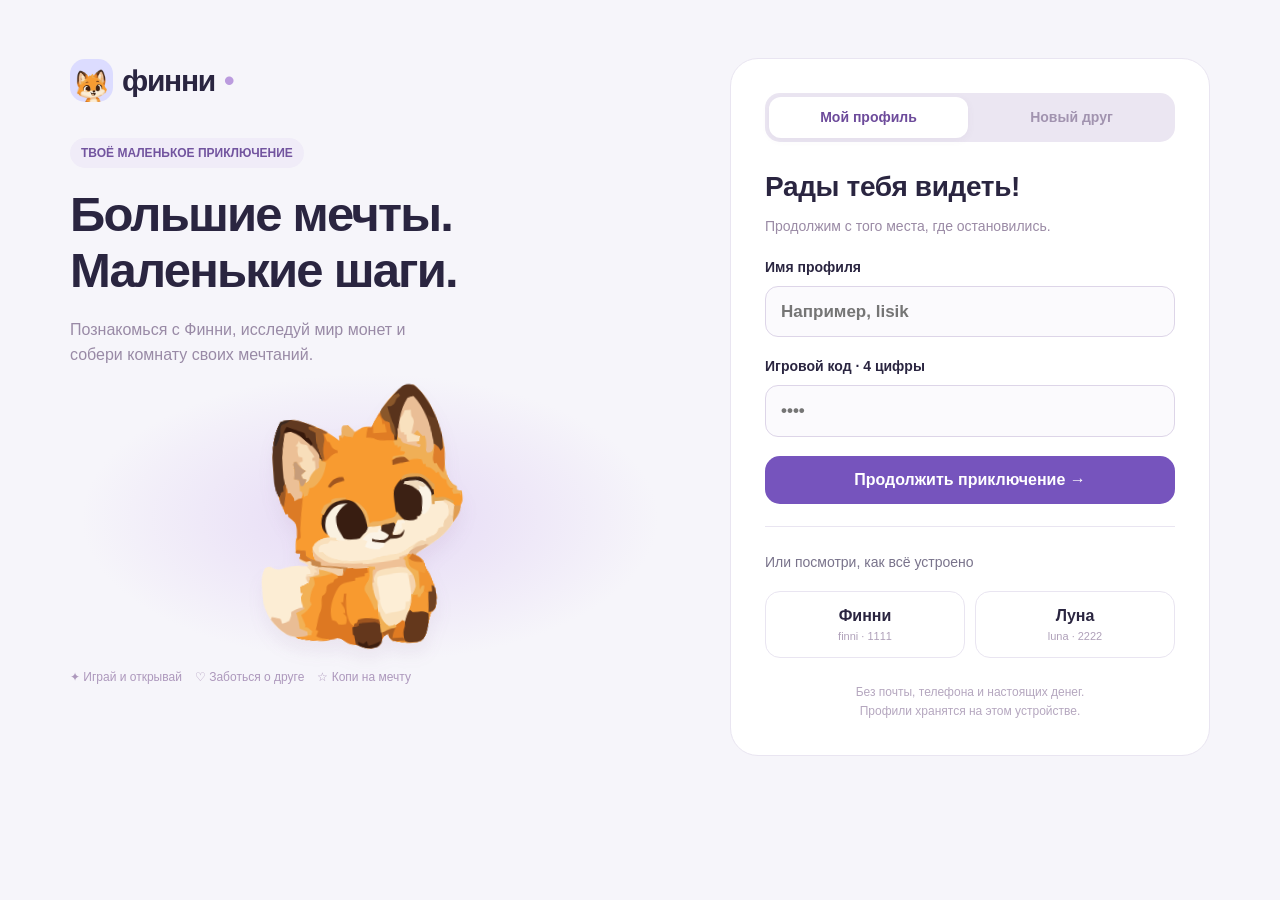
<file: app/index.html>
<!doctype html><html lang="ru"><head><meta charset="utf-8"><meta name="viewport" content="width=device-width,initial-scale=1"><meta name="theme-color" content="#29214b"><title>Финни — маленькие шаги к мечте</title><link rel="icon" href="assets/logo.png"><link rel="stylesheet" href="style.css"><link rel="stylesheet" href="room-guide.css"></head><body><div id="app"></div><dialog id="dialog"></dialog><div id="toast" role="status" aria-live="polite"></div><script src="content.js"></script><script src="engine.js"></script><script src="accounts.js"></script><script src="app.js"></script><script src="room-guide.js"></script></body></html>
</file>
<file: app/style.css>
:root{--bg:#f6f5fa;--surface:#fff;--ink:#2a2540;--muted:#79738b;--purple:#7654bd;--deep:#30244e;--line:#e9e5f1;--pink:#ffd3e8;--mint:#def5e8;--gold:#ffce68;--radius:24px}*{box-sizing:border-box}body{margin:0;font:16px/1.5 'Segoe UI',Arial,sans-serif;color:var(--ink);background:var(--bg)}button,input{font:inherit}button{cursor:pointer;min-height:48px;padding:12px 20px;border:0;border-radius:15px;background:var(--purple);color:#fff;font-weight:750;transition:background .18s,transform .18s,box-shadow .18s}button:hover{background:#6541ad;box-shadow:0 6px 20px #7654bd20}button:active{transform:translateY(1px)}button:disabled{cursor:default;opacity:.5;box-shadow:none}button:focus-visible,a:focus-visible{outline:3px solid #cb902c;outline-offset:4px}input:focus-visible{outline:3px solid #c8b6ef;outline-offset:2px}button.secondary{background:#eee8fa;color:#614896}button.secondary:hover{background:#e4daf6}button.pink{background:#ffc7e5;color:#642a59}button.ghost{background:transparent;color:var(--ink);border:1px solid var(--line)}button.ghost:hover{background:#f4f0fb}button.danger{background:#a74059}button.text-button{background:transparent;color:#7952b5;min-height:44px;padding:9px 0;box-shadow:none}button.round{width:48px;height:48px;padding:0;flex-shrink:0}.full{width:100%}.small,small{font-size:14px}.muted{color:var(--muted)}.positive{color:#27815b}.coin{font-style:normal;color:#d6951d}.eyebrow{font-size:12px;font-weight:800;letter-spacing:.09em;text-transform:uppercase;color:#91859f;margin:0 0 7px}.badge{font-size:12px;line-height:1.5;font-weight:750;border-radius:30px;background:#f0ecf8;color:#72549f;padding:6px 11px;display:inline-block;max-width:100%}.badge.mint{background:var(--mint);color:#2f755b}.badge.yellow{background:#fff0ca;color:#906625}.split{display:flex;align-items:center;justify-content:space-between;gap:12px}.card{background:var(--surface);border:1px solid var(--line);border-radius:var(--radius);padding:26px}h1,h2,h3,p{margin:0}h1{font-size:33px;line-height:1.2;letter-spacing:-1px;font-weight:780}h2{font-size:22px;line-height:1.3;font-weight:750;letter-spacing:-.35px}h3{font-size:19px;line-height:1.3}p{line-height:1.6}p+p{margin-top:12px}a{color:inherit;text-decoration:none}.shell{max-width:1460px;margin:auto;display:grid;grid-template-columns:222px minmax(0,1fr);min-height:100vh}.sidebar{padding:34px 22px;background:#fff;border-right:1px solid var(--line);display:flex;flex-direction:column;position:sticky;top:0;height:100vh}.brand{display:flex;align-items:center;gap:9px;font-size:30px;letter-spacing:-1.3px;font-weight:850}.brand img{height:43px;width:43px;border-radius:15px;object-fit:cover}.brand>span{color:#bb9bde}.side-caption{font-size:11px;letter-spacing:.01em;color:#aaa0b6;margin:10px 0 35px}.sidebar nav{display:grid;gap:9px}.nav-button{display:flex;align-items:center;gap:12px;text-align:left;color:#857c97;background:transparent;padding:13px 14px;position:relative}.nav-button>span{font-size:23px;line-height:1;min-width:23px;text-align:center}.nav-button b{font-size:14px}.nav-button:hover{background:#f1edf9;box-shadow:none}.nav-button.active{background:var(--deep);color:#fff;box-shadow:0 6px 20px #30244e18}.nav-dot{width:5px;height:5px;border-radius:50%;background:#d5b1f1;position:absolute;right:13px}.side-bottom{margin-top:auto;display:grid;gap:7px}.side-pet{display:flex;align-items:center;gap:10px;margin-bottom:15px}.side-pet>span{font-weight:750;font-size:15px;max-width:90px;overflow-wrap:anywhere}.side-pet small{display:block;color:#91869e;font-weight:400;font-size:12px}.page{min-width:0;padding:0 34px 36px}.pagehead{display:flex;align-items:center;justify-content:space-between;gap:15px;margin:27px 0 25px}.subtitle{font-size:15px;color:var(--muted);margin-top:9px}.companion{position:sticky;top:0;z-index:10;display:flex;align-items:center;gap:18px;padding:14px 0 13px;background:#f6f5faf5;backdrop-filter:blur(18px);border-bottom:1px solid var(--line)}.companion-face{border-radius:16px;background:#ece4fa;width:62px;height:62px;padding:5px;flex-shrink:0}.companion-face:hover{background:#e6dafa}.companion-face img{height:100%;width:100%;object-fit:contain}.mini-stats{display:grid;grid-template-columns:repeat(4,minmax(0,1fr));gap:23px;flex:1;min-width:0}.stat{position:relative;display:grid;grid-template-columns:1fr auto;gap:4px 7px;align-items:center}.stat>span{font-size:13px;white-space:nowrap;color:#777087}.stat>b{font-size:15px}.stat>b small{font-size:11px;font-weight:400;color:#9a93a7}.meter{height:6px;border-radius:10px;background:#edeaf1;overflow:hidden;grid-column:1/3}.meter i{display:block;height:100%;background:#efb252;border-radius:10px;transition:width .5s}.stat.clean .meter i{background:#7fc8d8}.stat.energy .meter i{background:#bca0df}.stat.joy .meter i{background:#ed98b6}.stat>small{grid-column:1/3;color:var(--muted);font-size:12px}.wallet{background:#fff3d8;border:1px solid #f4e7c9;border-radius:17px;padding:8px 17px;margin-left:6px;min-width:108px}.wallet>span{font-size:11px;display:block;color:#a98e58}.wallet strong{display:block;white-space:nowrap;font-size:21px}.home-grid{display:grid;grid-template-columns:minmax(0,1.25fr) minmax(290px,1fr);gap:22px}.pet-room{background:linear-gradient(140deg,#eee5ff 0%,#e4dff6 65%,#f7ebf7 100%);border:1px solid #dfd5ef;border-radius:30px;padding:22px;position:relative;overflow:hidden;min-width:0;display:flex;flex-direction:column}.room-label{display:flex;justify-content:space-between;align-items:center;z-index:1}.room-label .badge{background:#ffffffb0;color:#847099}.glass{background:#ffffff70;color:#8e7ba5;border:1px solid #fff7;min-height:38px;width:38px;padding:0;border-radius:50%;font-size:20px}.room-window{position:absolute;width:270px;height:270px;border-radius:50%;background:#ffffff30;top:110px;left:calc(50% - 135px)}.room-scene{flex:1;position:relative;display:flex;align-items:center;justify-content:center;min-height:265px;padding:12px 50px 0}.pet-button{background:transparent!important;padding:0;box-shadow:none!important;min-width:0;position:relative;z-index:2;align-self:center}.pet{position:relative;display:flex;align-items:center;justify-content:center;width:208px;height:260px;transform-origin:center bottom}.pet img{width:100%;height:100%;object-fit:contain;filter:drop-shadow(0 12px 8px #6f407010);animation:pet-breathe 4s ease-in-out infinite}.palette-1 img{filter:hue-rotate(255deg) saturate(.62) drop-shadow(0 12px 8px #6f407010)}.palette-2 img{filter:hue-rotate(100deg) saturate(.57) drop-shadow(0 12px 8px #6f407010)}.pet-detail{position:absolute;font-size:36px;right:10%;top:12%;z-index:3}.small-pet{width:64px;height:70px}.small-pet .pet-detail{font-size:15px}.speech{align-self:center;background:#fff;border-radius:17px;padding:12px 18px;font-size:15px;box-shadow:0 4px 16px #68518308;text-align:center;position:relative;max-width:95%;font-weight:650;z-index:3}.speech:before{content:'';position:absolute;border:8px solid transparent;border-bottom-color:white;left:calc(50% - 8px);top:-15px}.room-bottom{display:flex;align-items:center;justify-content:space-between;gap:8px;margin-top:12px;font-size:12px;color:#9b88ae}.room-bottom button{font-size:13px}.room-treasure{position:absolute;z-index:3;min-width:0;background:#fff9;color:#716082;border:1px solid #fff9;border-radius:18px;padding:10px;box-shadow:0 6px 20px #8060900d;max-width:110px;animation:treasure-appear .6s ease}.room-treasure>span{display:block;font-size:45px;filter:drop-shadow(0 6px 4px #7c507d20)}.room-treasure small{font-size:11px;display:block;font-weight:600}.room-treasure:hover{background:white}.treasure-0{left:0;bottom:22px;transform:rotate(-5deg)}.treasure-1{right:0;bottom:45px;transform:rotate(5deg)}.treasure-2{right:15px;top:25px;transform:scale(.86)}.owned-house{position:absolute;bottom:4px;left:3px;font-size:40px}.home-side{display:grid;gap:17px}.card-label{display:flex;justify-content:space-between;align-items:center;font-size:11px;color:#a296b0;letter-spacing:.1em;font-weight:800}.card-label>span{font-size:26px;color:#c1addc}.dream-line{display:flex;gap:14px;align-items:center;margin:12px 0 20px}.dream-icon{font-size:41px;flex-shrink:0;width:66px;height:66px;border-radius:20px;background:#f5f0fb;display:grid;place-items:center}.dream-line h2{font-size:20px}.dream-line p{font-size:13px;color:var(--muted);margin-top:5px}.dream-meter{height:9px;background:#eee9f5;border-radius:10px;overflow:hidden;margin:10px 0}.dream-meter i{height:100%;display:block;background:linear-gradient(90deg,#b593e6,#ecc1dc);border-radius:10px;transition:width .4s}.dream-card .split{color:#a094ad;font-size:12px}.dream-card .split b{font-size:15px;color:var(--ink)}.dream-card button{margin-top:20px}.mission-spot{background:linear-gradient(135deg,#fff,#fffbf1)}.mission-spot h2{margin-top:12px}.mission-spot>p{color:var(--muted);font-size:14px;margin:9px 0 17px}.dots{display:flex;align-items:center;gap:6px;margin-top:16px}.dots i{height:5px;border-radius:4px;flex:1;background:#e9e3ed}.dots i.done{background:#a38acb}.dots span{font-size:11px;color:#9b8cad;margin-left:5px}.today{display:grid;grid-template-columns:1fr;gap:10px;margin-top:22px;padding:23px}.today>div:first-child{margin-bottom:8px}.today h2{font-size:21px}.step{background:#f9f7fc;color:var(--ink);display:grid;grid-template-columns:34px 1fr auto;gap:12px;text-align:left;align-items:center;padding:11px 15px}.step:hover{background:#f1ebfa;box-shadow:none}.step>span{width:28px;height:28px;background:#eae1f6;color:#8d70b5;border-radius:50%;display:grid;place-items:center;font-size:13px}.step b{font-size:14px}.step small{font-size:12px;color:#a197ae;font-weight:400}.step.done>span{background:#d9efdf;color:#44856a}.journey-footer{margin-top:25px;border:1px solid #e1d7f0;border-radius:22px;background:#eeebf6;display:flex;align-items:center;justify-content:space-between;gap:16px;padding:20px 23px}.journey-footer b{display:block;font-size:16px}.journey-footer small{display:block;color:#8c809c;font-size:13px;margin-top:4px}.journey-footer.is-ready{background:#eee1fb;border-color:#cbb2eb;box-shadow:0 5px 30px #a882ce15}.journey-footer button{white-space:nowrap}.shimmer{position:relative;overflow:hidden;animation:ready-glow 3s ease-in-out infinite}.shimmer:after{content:'';position:absolute;top:0;left:-65%;width:40%;height:100%;background:linear-gradient(90deg,transparent,#ffffff50,transparent);transform:skewX(-20deg);animation:sheen 4s ease-in-out infinite;pointer-events:none}.chapter-banner{background:linear-gradient(115deg,#ece5fa,#f7eaf7);border:1px solid #e0d5ef;border-radius:24px;display:flex;align-items:center;gap:25px;padding:28px;margin-bottom:25px}.chapter-icon{font-size:48px;background:#ffffff80;width:90px;height:90px;border-radius:24px;display:grid;place-items:center;flex-shrink:0}.chapter-banner h2{font-size:27px}.chapter-banner p{font-size:14px;color:#8d7a9e;margin-top:7px}.chapter-counter{font-size:50px;font-weight:800;color:#9b7ac0;margin-left:auto}.chapter-counter small{font-size:18px;font-weight:400}.quest-layout{display:grid;grid-template-columns:minmax(0,1fr) 245px;gap:23px}.quest-list{display:grid;gap:13px}.quest{position:relative;background:#fff;border:1px solid var(--line);border-radius:20px;display:flex;align-items:center;gap:17px;padding:22px}.quest:after{content:'';position:absolute;left:40px;top:100%;width:2px;height:14px;background:#d9d0e9}.quest:last-child:after{display:none}.quest-node{width:42px;height:42px;border-radius:50%;background:#eee8f8;color:#9879c3;display:grid;place-items:center;font-size:20px;font-weight:750;flex-shrink:0}.quest.available .quest-node{background:#9a77c9;color:white}.quest.completed .quest-node{background:#d9efdf;color:#458365}.quest-copy{flex:1;min-width:0}.quest h2{font-size:18px}.quest p{font-size:12px;color:#9a90a6;margin-top:6px}.quest button{font-size:13px;padding:10px 14px;white-space:nowrap}.quest.locked{background:#f1eff5;border-style:dashed}.quest.locked .quest-copy{opacity:.63}.quest-guide{height:fit-content;text-align:center;padding:24px 19px}.guide-pet{width:95px;height:112px;margin:0 auto 15px}.quest-guide h2{font-size:20px}.quest-guide p{font-size:14px;color:#8a7d98;margin:12px 0}.guide-rule{display:flex;align-items:center;justify-content:space-between;padding:14px 0;border-bottom:1px solid var(--line)}.guide-rule b{font-size:21px;color:#a17dbe}.guide-rule span{font-size:12px;color:#8a7d98}.hint,.inline-note{background:#f5f1fa;border-radius:16px;padding:16px 18px;color:#837092;font-size:14px;line-height:1.6;margin:16px 0}.inline-note{display:flex;align-items:center;justify-content:space-between;gap:15px}.section-heading{display:flex;justify-content:space-between;align-items:center;gap:16px;margin:29px 0 18px}.two-actions{display:flex;gap:10px;margin-top:18px}.two-actions>*{flex:1}.field{display:flex;flex-direction:column;gap:8px;font-size:14px;font-weight:650;margin:19px 0}input[type=text],input[type=password],input[type=number],input:not([type]){width:100%;min-height:51px;background:#fbfafd;border:1px solid #ddd5e8;border-radius:13px;padding:12px 15px;color:var(--ink);font-size:17px}.budget-board>p{color:var(--muted);margin-top:12px}.budget-pockets{display:grid;grid-template-columns:repeat(3,1fr);gap:18px;margin-top:26px}.pocket{padding:22px;border-radius:22px;background:#eef7f1;display:flex;flex-direction:column;align-items:flex-start;gap:8px}.pocket.wants{background:#fff0f6}.pocket.savings{background:#fff5df}.pocket>span{font-size:37px}.pocket b{font-size:20px}.pocket small{font-size:13px;color:#8a8590}.pocket input{background:#ffffffb0;margin-top:7px}.table-scroll{overflow:auto}table{width:100%;border-collapse:collapse;margin:20px 0}th,td{text-align:left;padding:14px 10px;border-bottom:1px solid var(--line)}th{font-size:13px;color:#9e91aa;font-weight:650}td{font-size:15px}.shop-tools{display:flex;justify-content:space-between;align-items:center;gap:16px;margin-bottom:23px}.segmented{display:flex;background:#ebe6f2;border-radius:15px;padding:4px;gap:4px;width:fit-content}.segmented button{background:transparent;color:#a193af;min-height:41px;padding:9px 21px;font-size:14px;border-radius:12px}.segmented button.selected{background:#fff;color:#6d4b9b;box-shadow:0 2px 8px #5948730e}.shop-grid{display:grid;grid-template-columns:repeat(4,minmax(0,1fr));gap:17px}.product{padding:15px;display:flex;flex-direction:column;gap:10px}.product-art{position:relative;height:117px;background:#eef5f4;border-radius:16px;display:grid;place-items:center}.product-art.wants{background:#f9eff8}.product-art>span{font-size:56px;filter:drop-shadow(0 9px 4px #66516e20);transition:transform .2s}.product:hover .product-art>span{transform:translateY(-3px)}.product-art small{position:absolute;top:8px;left:8px;font-size:10px;background:#ffffffb0;border-radius:20px;padding:3px 9px;color:#8b9391}.product h2{font-size:17px}.product p{font-size:12px;color:#a094ab;min-height:38px}.effect{font-size:12px;color:#7e7390;min-height:34px}.product button{font-size:13px;padding:10px 5px;margin-top:auto}.purchase-math{display:flex;justify-content:space-between;padding:15px;background:#f7f3fc;border-radius:15px;margin:20px 0;font-size:13px}.purchase-math b{display:block;font-size:24px}.saving-hero{display:grid;grid-template-columns:1.2fr 1fr;gap:40px;background:linear-gradient(135deg,#fffaf0,#fff)}.saving-summary{display:grid;grid-template-columns:70px 1fr;column-gap:18px;align-content:center;align-items:center}.saving-summary>.dream-meter,.saving-summary>.small{grid-column:1/3}.saving-summary h2{font-size:26px}.saving-summary p{font-size:14px;color:#9b8b9e;margin:7px 0}.saving-form .field{margin-top:0}.saving-form>button{width:100%;margin-top:5px}.dream-grid{display:grid;grid-template-columns:repeat(3,minmax(0,1fr));gap:18px}.dream-item{display:flex;flex-direction:column;align-items:flex-start;gap:12px;padding:22px}.dream-item.selected{border:2px solid #bc9fdc;padding:21px}.dream-art{font-size:65px;align-self:center;display:block;line-height:1.5;filter:drop-shadow(0 10px 5px #70587910)}.dream-item h2{font-size:18px}.dream-item p{font-size:13px;color:#9b8b9f;margin-bottom:5px}.dream-item button{margin-top:auto;width:100%;font-size:13px}.collection-item{display:flex;align-items:center;gap:12px;background:#f7f2fc;color:var(--ink);margin:12px 0;width:100%;text-align:left;font-size:14px}.collection-item>span{font-size:30px}.collection-item b{margin-left:auto;font-size:11px}.collection-item.selected{outline:2px solid #b99ada}.growth-card{display:grid;grid-template-columns:minmax(0,1fr) 200px;gap:30px}.growth-card p{color:#928599;font-size:14px;margin-top:12px}.growth-stages{display:grid;grid-template-columns:repeat(3,1fr);gap:15px;margin-top:25px}.growth-stages>div{display:flex;flex-direction:column;align-items:center;gap:9px;text-align:center;background:#f7f4fb;border-radius:18px;padding:17px 10px;opacity:.5}.growth-stages>div.reached{opacity:1;background:#ece5f6}.growth-stages img{height:105px;width:100%;object-fit:contain}.growth-stages b{font-size:14px}.growth-stages small{font-size:11px;color:#9a8aa7}.progress-numbers{display:flex;flex-direction:column;justify-content:center;gap:27px;border-left:1px solid var(--line);padding-left:30px}.progress-numbers strong{font-size:34px;color:#9976bc}.progress-numbers small{display:block;color:#9b8b9f;font-size:12px;font-weight:400}.history-row{display:flex;gap:18px;align-items:center;padding:17px 0;border-bottom:1px solid var(--line)}.history-row:last-child{border:0}.history-row small{color:#ab9eb4;font-size:12px}.history-row p{font-size:14px;margin-top:4px}.history-row>b{margin-left:auto;white-space:nowrap;font-size:20px}.welcome{max-width:1180px;margin:38px auto;padding:20px;display:grid;grid-template-columns:1fr 480px;gap:60px;align-items:start}.welcome-story{position:sticky;top:30px}.welcome-story .brand{margin-bottom:35px}.welcome-story>h1{font-size:49px;line-height:1.15;letter-spacing:-1.8px;margin:18px 0}.welcome-story>p{max-width:390px;color:#998aa6;font-size:16px}.welcome-pet{height:300px;display:flex;align-items:center;justify-content:center;background:radial-gradient(ellipse,#e5d8f5 0%,#f6f5fa00 68%)}.welcome-pet .pet{height:270px;width:240px;transform:rotate(-4deg)}.welcome-values{display:flex;gap:13px;font-size:12px;color:#ad98bc}.auth-card{background:white;border:1px solid var(--line);border-radius:28px;padding:34px}.auth-card .segmented{width:100%;margin-bottom:27px}.auth-card .segmented button{flex:1}.auth-card>h2{font-size:28px}.auth-card>p{font-size:14px;color:#9a8aa5;margin-top:10px}.demo-profiles{padding-top:24px;margin-top:22px;border-top:1px solid var(--line)}.demo-profiles button small{display:block;color:#afa0b9;font-size:11px;font-weight:400}.privacy{font-size:12px!important;text-align:center;color:#b5a7bf!important;margin-top:25px!important}.label{font-size:13px;font-weight:700;margin-top:16px}.choices{display:flex;gap:7px;margin:9px 0 20px;flex-wrap:wrap}.choices button{font-size:12px;background:#f4eff9;color:#967cae;min-height:42px;padding:9px 12px;border:1px solid transparent}.choices button.selected{background:#e7daf8;color:#724f99;border-color:#bba0d9}.appearance-preview{height:160px;display:flex;justify-content:center;margin:15px 0}.appearance-preview .pet{height:160px;width:150px}.appearance-preview .pet-detail{font-size:27px}.checkline{display:flex;align-items:center;gap:12px;margin:23px 0;font-size:15px}.checkline input{width:23px;height:23px;accent-color:var(--purple)}dialog{border:1px solid #eee6f7;background:#fff;border-radius:28px;box-shadow:0 20px 120px #261c4d38;padding:31px;max-width:550px;width:calc(100% - 32px);max-height:90vh;overflow:auto;color:var(--ink)}dialog::backdrop{background:#24203e77;backdrop-filter:blur(7px)}dialog h2{margin:15px 0;font-size:26px}dialog>p{font-size:16px;color:#82738d}dialog .close{float:right;width:38px;min-height:38px;border-radius:50%;background:#f3eff9;color:#a08bb4;padding:0;margin:-11px -11px 10px 10px;font-size:26px}.error{color:#ab455e;font-size:14px;margin:14px 0;line-height:1.55}.big-emoji{font-size:64px;line-height:1.5;text-align:center}.status-full{display:grid;grid-template-columns:1fr 1fr;gap:20px;margin-top:25px}.status-full .stat>span{font-size:15px}.empty-state{text-align:center;padding:20px;font-size:55px}.empty-state h3{font-size:20px;margin:15px 0}.empty-state p{font-size:14px;margin-bottom:20px}.task-actions{margin-top:20px}.task-actions>.text-button{display:block;margin:auto;font-size:13px}.task-allocation{display:grid;grid-template-columns:repeat(3,1fr);gap:12px}.task-allocation input{padding:12px}.cash-register{background:#f3eefb;border-radius:23px;padding:24px;margin-top:22px;text-align:center}.cash-register>span{color:#a68eb7;font-size:13px}.cash-register strong{display:block;font-size:43px;font-weight:800;line-height:1.4}.cash-register strong small{font-size:16px;font-weight:400;color:#ad99bb}.coin-tray{min-height:43px;display:flex;gap:5px;justify-content:center;flex-wrap:wrap;font-size:13px;color:#b5a5c0;align-items:center;margin-top:13px}.coin-tray span{background:#fbd884;border:2px solid #eebb51;color:#9d7225;width:31px;height:31px;border-radius:50%;display:grid;place-items:center;font-size:12px;animation:coin-pop .25s ease}.coin-buttons{display:flex;justify-content:center;gap:16px;margin:23px 0 6px}.money-coin{background:#ffdc8a!important;color:#996c1f;border:4px solid #f3c15b;border-radius:50%;width:65px;height:65px;font-size:23px;box-shadow:0 4px 0 #d7a742;padding:0}.sort-card{border-radius:22px;background:#f6f0fb;text-align:center;padding:28px;margin-top:20px}.sort-card>span{font-size:70px;display:block}.sort-card h3{font-size:24px;margin-top:12px}.sort-card p{font-size:13px;color:#a68eb7;margin-top:8px}.sort-buttons{display:flex;gap:12px;margin-top:17px}.sort-buttons button{flex:1}.sort-results>div{display:flex;justify-content:space-between;gap:15px;background:#f7f4fb;border-radius:13px;padding:15px;margin:9px 0}.sort-results b{color:#9879b4}.basket-items{display:grid;grid-template-columns:1fr 1fr;gap:12px;margin-top:22px}.basket-item{display:flex;flex-direction:column;align-items:center;gap:7px;padding:16px}.basket-item>span{font-size:38px}.basket-item b{font-size:16px}.basket-item small{font-size:13px;font-weight:400;color:#a596b0}.basket-item.selected,.choice.selected{background:#efe3fb;border-color:#b38ace;box-shadow:0 0 0 1px #b38ace}.story-options{display:grid;gap:10px;margin-top:22px}.choice{text-align:left;font-size:15px;font-weight:600}.celebration{display:flex;align-items:center;justify-content:center;gap:15px;padding-top:8px}.reward-pet{width:140px;height:150px;animation:reward-hop .7s ease}.reward-money{font-size:38px;font-weight:800;color:#a986bc;animation:coin-pop .6s ease}.dictionary p{padding:12px 0;border-bottom:1px solid var(--line);font-size:15px}.dictionary b{color:#8360a3}#toast{position:fixed;bottom:25px;left:50%;transform:translate(-50%,30px);opacity:0;pointer-events:none;background:#30244ef5;color:#fff;border:1px solid #6d5a88;box-shadow:0 10px 40px #30244e33;border-radius:20px;padding:12px 20px;max-width:560px;width:max-content;display:flex;gap:14px;align-items:center;z-index:30;transition:.25s;font-size:14px;max-width:min(560px,92vw)}#toast img{width:42px;height:47px}#toast.show{opacity:1;transform:translate(-50%,0)}.hop{animation:reward-hop .65s ease}.no-motion *,.no-motion *:before,.no-motion *:after{animation:none!important;transition:none!important}@keyframes pet-breathe{50%{transform:translateY(-4px) rotate(.7deg)}}@keyframes reward-hop{30%{transform:translateY(-20px) rotate(-6deg)}65%{transform:translateY(-7px) rotate(4deg)}}@keyframes coin-pop{0%{transform:scale(.6);opacity:0}70%{transform:scale(1.12)}}@keyframes treasure-appear{0%{opacity:0;transform:translateY(15px) scale(.7)}}@keyframes ready-glow{50%{box-shadow:0 0 0 5px #ac8fcd24,0 5px 20px #8d62bc28}}@keyframes sheen{0%,55%{left:-65%}90%,100%{left:150%}}@media(prefers-reduced-motion:reduce){*,*:before,*:after{animation:none!important;transition:none!important}}@media(max-width:1150px){.shell{grid-template-columns:192px minmax(0,1fr)}.sidebar{padding:28px 15px}.page{padding:0 24px 28px}.mini-stats{gap:13px}.stat>span{font-size:11px}.companion{gap:12px}.home-grid{grid-template-columns:1.1fr 1fr;gap:16px}.card{padding:21px}.pet-room{padding:17px}.room-scene{padding:10px 30px}.pet{width:190px;height:250px}.small-pet{width:58px;height:64px}.shop-grid{grid-template-columns:repeat(2,minmax(0,1fr))}.quest-layout{grid-template-columns:1fr}.quest-guide{display:none}.wallet{min-width:86px;padding:8px 12px}.welcome{gap:30px;grid-template-columns:1fr 440px}.welcome-story>h1{font-size:40px}.room-bottom>span{display:none}.dream-grid{gap:13px}.dream-item{padding:18px}}
@media(max-width:760px){body{font-size:16px}.shell{display:block}.sidebar{position:static;height:auto;background:#fff;padding:12px 17px;display:flex;flex-direction:row;align-items:center;justify-content:space-between;border:0;border-bottom:1px solid var(--line)}.brand{font-size:25px}.brand img{height:34px;width:34px;border-radius:11px}.side-caption,.side-pet,.side-bottom>.text-button{display:none}.side-bottom{display:block;margin:0}.side-bottom>.ghost{font-size:12px;min-height:41px;padding:9px 12px}.sidebar nav{position:fixed;bottom:0;left:0;right:0;z-index:20;display:flex;background:#fff;border-top:1px solid #e4daef;justify-content:space-around;gap:0;padding:7px 3px calc(7px + env(safe-area-inset-bottom))}.nav-button{flex:1;min-width:0;padding:7px 0;display:flex;flex-direction:column;gap:5px;border-radius:12px;min-height:57px}.nav-button b{font-size:10px;font-weight:600;letter-spacing:-.3px}.nav-button>span{font-size:22px}.nav-dot{display:none}.page{padding:0 15px 100px}.companion{gap:9px;padding:9px 0;top:0}.companion-face{width:44px;height:49px;padding:3px;border-radius:13px}.mini-stats{grid-template-columns:repeat(2,minmax(0,1fr));column-gap:13px;row-gap:8px}.stat{gap:2px 4px}.stat>span{font-size:11px;line-height:1.2}.stat>b{font-size:12px;line-height:1.2}.stat>b small{font-size:10px}.meter{height:4px}.wallet{min-width:66px;padding:7px 9px;margin-left:0;border-radius:13px}.wallet>span{font-size:10px}.wallet strong{font-size:18px}.pagehead{margin:19px 0 17px}.eyebrow{font-size:10px;letter-spacing:.055em}.pagehead h1{font-size:26px;letter-spacing:-.6px}.subtitle{font-size:13px;line-height:1.5;margin-top:7px}.pagehead .round{width:42px;height:42px;min-height:42px}.home-grid{grid-template-columns:1fr;gap:13px}.pet-room{border-radius:24px;padding:14px 16px}.room-label .badge{font-size:11px}.room-scene{min-height:200px;max-height:210px;padding:0 44px}.pet{width:158px;height:200px}.room-window{width:190px;height:190px;top:68px;left:calc(50% - 95px)}.speech{font-size:13px;padding:10px 14px}.room-bottom{margin-top:6px;min-height:30px;justify-content:center}.room-bottom button{font-size:12px;padding:4px;min-height:33px}.room-treasure{max-width:85px;padding:7px;border-radius:13px}.room-treasure>span{font-size:34px}.room-treasure small{font-size:9px}.treasure-0{left:0;bottom:10px}.treasure-1{right:0;bottom:22px}.treasure-2{right:0;top:0}.pet-detail{font-size:27px}.home-side{grid-template-columns:1fr;gap:13px}.card{padding:19px;border-radius:21px}.dream-card{display:grid;grid-template-columns:1fr auto;column-gap:12px;align-items:center}.dream-card .card-label{grid-column:1/3;font-size:10px}.dream-card .card-label>span{font-size:20px}.dream-line{margin:8px 0 4px;grid-column:1/3;gap:12px}.dream-icon{width:51px;height:51px;font-size:32px;border-radius:16px}.dream-line h2{font-size:19px}.dream-line p{font-size:12px}.dream-card>.dream-meter{grid-column:1/3;margin:10px 0 7px}.dream-card>.split{grid-column:1/3}.dream-card>button{grid-column:1/3;margin-top:13px}.mission-spot h2{font-size:21px}.mission-spot>p{font-size:13px}.today{margin-top:15px;gap:8px}.step{grid-template-columns:28px minmax(0,1fr);gap:0 10px;padding:12px;min-height:62px}.step>span{grid-row:1/3}.step small{grid-column:2;font-size:11px}.step b{font-size:14px}.journey-footer{position:relative;display:flex;flex-direction:column;align-items:stretch;gap:13px;padding:19px;margin-top:18px}.journey-footer button{width:100%;font-size:16px;min-height:53px}.journey-footer b{font-size:16px}.journey-footer small{font-size:12px}.chapter-banner{padding:17px;gap:13px;border-radius:21px;margin-bottom:18px}.chapter-icon{width:55px;height:65px;font-size:34px;border-radius:16px}.chapter-banner h2{font-size:21px}.chapter-banner p{font-size:12px;margin-top:6px}.chapter-counter{font-size:31px}.chapter-counter small{font-size:12px}.quest{gap:12px;padding:16px;flex-wrap:wrap}.quest-node{width:35px;height:35px;font-size:17px}.quest-copy{width:calc(100% - 50px)}.quest h2{font-size:18px}.quest .eyebrow{font-size:10px}.quest p{font-size:12px}.quest button{margin-left:47px;width:calc(100% - 47px);font-size:14px;min-height:43px}.quest:after{left:33px}.budget-pockets{gap:11px;grid-template-columns:1fr;margin:20px 0}.pocket{padding:16px;display:grid;grid-template-columns:36px minmax(0,1fr) 80px;gap:3px 10px;align-items:center}.pocket>span{grid-row:1/3;font-size:30px}.pocket b{font-size:19px}.pocket small{font-size:12px;grid-column:2;grid-row:2}.pocket input{grid-column:3;grid-row:1/3;margin:0;padding:10px}.budget-board>.split{align-items:flex-start;flex-direction:column}.budget-board>p{font-size:14px}.two-actions{flex-direction:column}.shop-tools{align-items:flex-start;flex-direction:column;gap:9px}.shop-tools .small{font-size:12px}.segmented{width:100%}.segmented button{flex:1;padding:9px 13px;font-size:13px}.inline-note{flex-direction:column;align-items:flex-start;gap:3px;font-size:13px;padding:13px 16px}.shop-grid{gap:12px}.product{padding:11px;gap:8px;border-radius:20px}.product-art{height:100px;border-radius:14px}.product-art>span{font-size:47px}.product-art small{font-size:9px}.product h2{font-size:16px;min-height:42px}.product p{font-size:12px;min-height:56px;line-height:1.5}.effect{font-size:11px;min-height:35px;line-height:1.45}.product button{font-size:12px;min-height:46px;border-radius:12px;padding:10px 3px}.saving-hero{grid-template-columns:1fr;gap:21px}.saving-summary{grid-template-columns:55px 1fr;gap:0 12px}.saving-summary h2{font-size:23px}.saving-summary p{font-size:13px}.saving-form>.field{font-size:14px}.dream-grid{grid-template-columns:1fr 1fr;gap:12px}.dream-item{padding:14px;gap:10px}.dream-item.selected{padding:13px}.dream-art{font-size:48px}.dream-item .badge{font-size:10px}.dream-item h2{font-size:16px}.dream-item p{font-size:12px;line-height:1.45}.dream-item button{font-size:11px;padding:9px 5px}.section-heading{margin:23px 0 15px}.section-heading h2{font-size:21px}.section-heading .small{font-size:11px;max-width:90px}.growth-card{grid-template-columns:1fr;gap:20px}.growth-stages{gap:7px}.growth-stages>div{padding:13px 5px}.growth-stages img{height:85px}.growth-stages small{font-size:10px}.growth-stages b{font-size:13px}.progress-numbers{flex-direction:row;border-left:0;border-top:1px solid var(--line);padding:20px 0 0;gap:20px;justify-content:space-between}.progress-numbers strong{font-size:29px;flex:1;text-align:center}.progress-numbers small{font-size:11px;line-height:1.3;margin-top:4px}.table-scroll th,.table-scroll td{padding:12px 7px;font-size:13px}.table-scroll th{font-size:11px}.history-row p{font-size:13px}.history-row>b{font-size:18px}.welcome{margin:0;padding:20px 17px 40px;display:flex;flex-direction:column;gap:23px}.welcome-story{position:static;width:100%}.welcome-story .brand{margin:0 0 20px}.welcome-story>.badge{font-size:10px}.welcome-story>h1{font-size:34px;margin:14px 0 10px}.welcome-story>p{font-size:14px;max-width:330px}.welcome-pet{height:190px;margin-top:5px}.welcome-pet .pet{width:160px;height:190px}.welcome-values{font-size:10px;gap:9px;justify-content:space-between}.auth-card{padding:22px;width:100%;border-radius:23px}.auth-card>h2{font-size:25px}.auth-card .segmented{margin-bottom:23px}.auth-card .two-actions{flex-direction:row}.choices{gap:5px}.choices button{font-size:11px;padding:9px;min-height:42px}.field{font-size:14px}.purchase-math{font-size:12px;padding:13px}.purchase-math b{font-size:24px}.status-full{gap:18px 13px}.status-full .stat>span{font-size:13px}.status-full .stat>b{font-size:14px}dialog{padding:24px;max-height:calc(100dvh - 24px);border-radius:23px}dialog h2{font-size:24px;margin:14px 0}dialog>p{font-size:15px}.task-allocation{gap:9px}.task-allocation .field{font-size:13px}.task-allocation input{font-size:19px}.cash-register{padding:18px}.money-coin{width:57px;height:57px;font-size:22px}.coin-buttons{gap:12px}.sort-card{padding:23px}.sort-buttons button{font-size:13px;padding:12px 9px}.sort-results>div{font-size:14px}.celebration .reward-pet{width:117px;height:133px}.reward-money{font-size:32px}.checkline{font-size:14px}#toast{bottom:89px;padding:11px 14px;border-radius:17px;font-size:13px}#toast img{width:35px;height:40px}.small-pet{width:58px;height:64px}}
@media(min-width:1450px){.pet-room .room-scene{min-height:295px}.pet-room .pet{width:240px;height:290px}.today{grid-template-columns:1fr 1fr 1fr}.today>div:first-child{grid-column:1/4}.step{grid-template-columns:30px 1fr}.step>span{grid-row:1/3}.step small{grid-column:2}.journey-footer{padding:25px}}

.next-banner{display:flex;align-items:center;justify-content:space-between;gap:18px;padding:20px 24px;margin:0 0 24px;background:#eee5ff;border:1px solid #dac8f4;border-radius:22px}.next-banner b{display:block;font-size:19px}.next-banner span{display:block;font-size:13px;margin-top:5px;color:#655873}.next-banner.is-ready{background:#fff0bf;border-color:#e9c965}.next-banner button{min-height:52px;white-space:nowrap}@media(max-width:760px){.next-banner{padding:18px;flex-direction:column;align-items:stretch}.next-banner button{width:100%}}
</file>
<file: app/room-guide.css>
.home-grid{grid-template-columns:1fr}.home-side{display:grid;grid-template-columns:1fr 1fr}.real-room{overflow:hidden;background:#fffaf2;border:1px solid #eadccb;border-radius:26px}.room-heading{display:flex;align-items:center;justify-content:space-between;gap:12px;padding:21px 24px}.room-heading h2{margin:4px 0 0;font-size:24px}.room-heading button{font-size:12px;background:#fff}.room-pan{overflow-x:auto;overscroll-behavior-x:contain}.room-canvas{position:relative;width:100%;min-width:660px;aspect-ratio:3/2;isolation:isolate;overflow:hidden}.room-background{display:block;width:100%;height:100%;object-fit:cover}.room-object{position:absolute;display:block;padding:0;min-height:0;line-height:0;border:0;border-radius:0;background:none;box-shadow:none;transition:filter .2s,transform .2s;filter:drop-shadow(0 6px 4px #4922064d);z-index:2}.room-object:hover,.room-object:focus-visible{transform:translateY(-4px);background:none;filter:drop-shadow(0 0 6px #fff7b5)}.dream-sprite{width:100%;height:100%;display:block;overflow:hidden;pointer-events:none}.object-plant{left:6%;top:21%;width:19%;height:19%}.object-robot{left:32%;top:25%;width:8.5%;height:14%}.object-bike{left:5%;top:66%;width:19%;height:23%}.object-tent{left:70%;top:31%;width:18%;height:31%}.object-guitar{left:60%;top:32%;width:9%;height:26%}.object-telescope{left:76%;top:62%;width:17%;height:27%}.object-hero{left:88%;top:39%;width:9%;height:17%}.object-rocket{left:35%;top:73%;width:10%;height:20%}.object-piano{left:74%;top:77%;width:24%;height:22%}.object-castle{left:85%;top:15%;width:12%;height:18%}.room-finni{position:absolute;left:37%;top:40%;width:16%;height:16%;padding:0;background:transparent;border:0;box-shadow:none;border-radius:50%;z-index:3}.room-finni:hover{background:#ffd35d20}.room-finni span{position:absolute;bottom:100%;left:5%;font-size:12px;white-space:nowrap;padding:7px 10px;border-radius:12px;background:#fff8e6;color:#5e3926;box-shadow:0 3px 12px #54311f30;animation:breathe 4s ease-in-out infinite}.room-counter{position:absolute;left:16px;bottom:16px;background:#2a1a18b8;color:#fff;padding:9px 13px;border:1px solid #fff3;border-radius:12px;font-size:12px;backdrop-filter:blur(8px)}.room-caption{display:flex;align-items:center;justify-content:space-between;gap:16px;padding:14px 22px}.room-caption p{font-size:14px;color:#705942;margin:0}.room-caption button{white-space:nowrap;color:#735039}.room-pan-hint{display:none}.dream-icon .dream-sprite{min-width:65px;min-height:65px}.dream-art{height:145px;display:flex;align-items:center;justify-content:center}.dream-confirm{width:220px;height:190px;display:flex;margin:0 auto 16px}.collection-grid{display:grid;grid-template-columns:1fr 1fr;gap:12px;margin:20px 0}.collection-grid button{white-space:normal;display:flex;flex-direction:column;align-items:center;gap:10px}.collection-grid svg{height:100px}.collection-grid b{font-size:13px}.care-checklist{padding:22px;margin:20px 0;border:1px solid #e2d5bd;border-radius:22px;background:#fffaf0}.care-checklist h3{margin:0 0 6px;font-size:19px}.care-checklist p{font-size:14px;margin:0 0 12px}.care-checklist>div{display:grid;grid-template-columns:1fr 1fr;gap:9px}.care-checklist>div>span{display:flex;justify-content:space-between;gap:10px;font-size:13px;padding:10px 12px;border-radius:11px;background:#fff}.care-checklist .ok{color:#247457}.care-checklist .not-yet{color:#9b5726}.care-checklist>small{display:block;font-size:12px;line-height:1.6;margin-top:12px;color:#6d6356}.care-ready{background:#eff8f1;border-color:#d0e4d4}.coach{display:flex;align-items:center;gap:18px;padding:22px;background:#f0e9ff;border:1px solid #d9c9f2;border-radius:22px;margin:0 0 24px}.coach-face{flex-shrink:0;width:66px}.coach-face img{width:100%;height:80px;object-fit:contain}.coach-copy{flex:1}.coach-copy>span{font-size:10px;letter-spacing:.1em;font-weight:700;color:#7754a4}.coach h2{font-size:20px;margin:5px 0 7px}.coach p{font-size:13px;line-height:1.6;margin:0;color:#625573}.coach-actions{flex-shrink:0;display:flex;flex-direction:column;gap:3px}.coach-actions button{font-size:13px}.coach-dots{display:flex;gap:5px;margin-top:10px}.coach-dots i{width:22px;height:4px;background:#ddcfee;border-radius:4px}.coach-dots i.on{background:#7654bd}
@media(max-width:760px){.home-side{grid-template-columns:1fr}.room-heading{padding:15px;align-items:flex-start}.room-heading h2{font-size:20px}.room-heading button{font-size:10px;padding:8px;min-height:38px;max-width:120px}.room-caption{padding:12px 15px;flex-direction:column;gap:4px;align-items:flex-start}.room-caption p{font-size:13px}.room-pan-hint{display:block;color:#8b7257;font-size:11px;text-align:center;margin:0 0 12px}.dream-art{height:115px}.dream-icon .dream-sprite{min-width:48px;min-height:48px}.care-checklist{padding:17px}.care-checklist>div{grid-template-columns:1fr}.care-checklist h3{font-size:18px}.coach{display:grid;grid-template-columns:40px 1fr;gap:10px;padding:17px;margin-bottom:18px}.coach-face{width:40px;align-self:start}.coach-face img{height:53px}.coach h2{font-size:18px}.coach p{font-size:13px}.coach-actions{grid-column:1/3;display:grid;grid-template-columns:1fr auto;align-items:center;gap:5px}.coach-actions button{font-size:12px;padding:11px 9px}.coach-copy>span{font-size:9px}.real-room{border-radius:21px}}
@media(prefers-reduced-motion:reduce){.room-finni span{animation:none}.room-object{transition:none}}.no-motion .room-finni span{animation:none}

.home-grid{grid-template-columns:1.25fr 1fr}.home-side{display:flex;flex-direction:column}.pet-room>.full{position:relative;margin-top:15px}.room-back{margin-bottom:18px}.transition-warning{padding:16px;background:#fff0dc;border:1px solid #e9b879;border-radius:14px;color:#803e13}@media(max-width:760px){.home-grid{grid-template-columns:1fr}.home-side{display:grid;grid-template-columns:1fr}}

.room-view{position:relative}.room-canvas{width:125%;min-width:760px}.room-arrow{position:absolute;top:46%;z-index:5;width:48px;height:64px;border-radius:18px;background:#fff7e8e8;color:#663c22;box-shadow:0 4px 18px #35140744;font-size:40px;padding:0;line-height:1}.room-left{left:12px}.room-right{right:12px}.room-arrow:disabled{opacity:.3;cursor:default}.room-arrow:focus-visible{outline:3px solid #ffba4b;outline-offset:3px}.room-pan-hint{display:block;text-align:center;color:#846b51;font-size:12px;margin:0 12px 14px}.object-castle{top:18%}.stage-overview{display:flex;gap:20px;align-items:center;padding:17px 22px;border:1px solid #e2dbef;border-radius:18px;background:#fff;margin:0 0 24px}.stage-overview>div:first-child{display:flex;gap:14px;align-items:center}.stage-overview span{font-size:12px;color:#746785}.stage-track{height:7px;flex:1;min-width:60px;background:#eee8f5;border-radius:10px;overflow:hidden}.stage-track i{display:block;height:100%;background:#8465c8;border-radius:10px;transition:width .3s}.stage-overview button{font-size:12px;white-space:nowrap}.care-checklist>div>button{text-align:left;font-size:13px;white-space:normal;min-height:48px;padding:12px;background:white;border:1px solid #eae3d5;border-radius:12px;box-shadow:none}.chapter-story{font-size:17px;line-height:1.7;color:#534166}.transition-warning p{margin-bottom:0}@media(max-width:760px){.stage-overview{display:grid;grid-template-columns:1fr auto;gap:10px;padding:14px}.stage-overview>div:first-child{grid-column:1/3;justify-content:space-between}.room-arrow{width:44px;height:56px}.room-left{left:6px}.room-right{right:6px}}
</file>
